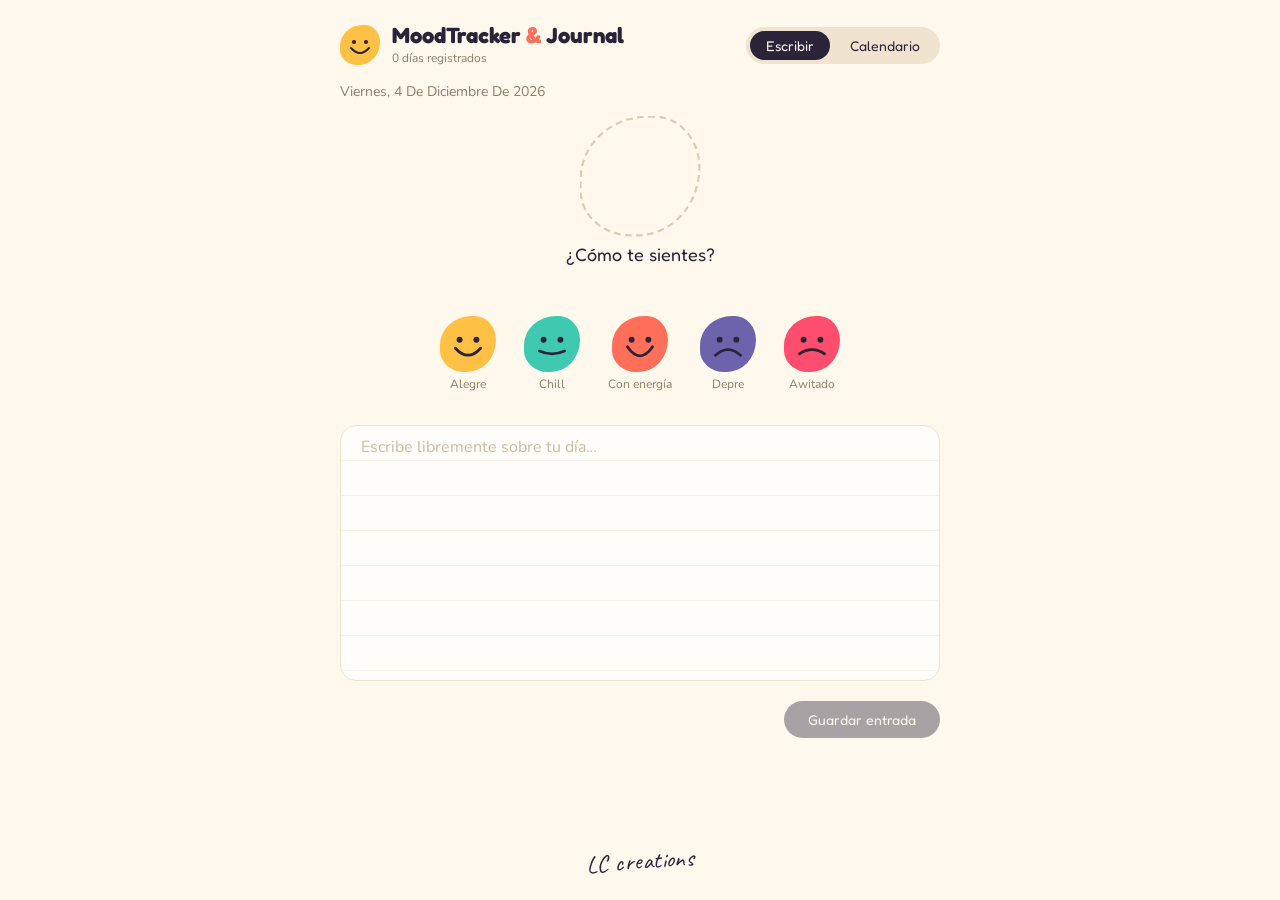
<file: index.html>
<!DOCTYPE html>
<html lang="es">
<head>
<meta charset="UTF-8" />
<meta name="viewport" content="width=device-width, initial-scale=1.0" />
<title>MoodTracker &amp; Journal</title>
<link rel="preconnect" href="https://fonts.googleapis.com" />
<link rel="preconnect" href="https://fonts.gstatic.com" crossorigin />
<link
  href="https://fonts.googleapis.com/css2?family=Fredoka:wght@500;600;700&family=Nunito:wght@400;600;700;800&family=Caveat:wght@600;700&display=swap"
  rel="stylesheet"
/>
<link rel="stylesheet" href="styles.css" />
</head>
<body>
  <div class="app">
    <header class="topnav">
      <div class="brand">
        <div id="brand-blob" class="blob-wrap breathe" style="width:40px;height:40px;"></div>
        <div>
          <h1 class="app-title">MoodTracker <span class="amp">&amp;</span> Journal</h1>
          <p id="entry-count" class="count-label">0 días registrados</p>
        </div>
      </div>
      <nav class="tabs">
        <button class="tab-btn active" data-tab="hoy">Escribir</button>
        <button class="tab-btn" data-tab="calendario">Calendario</button>
      </nav>
    </header>

    <main id="view-root" class="view-root"></main>

    <footer class="footer">
      <span class="signature">LC creations</span>
    </footer>
  </div>

  <script src="script.js"></script>
</body>
</html>
</file>
<file: styles.css>
/* ---------- Tokens de diseño ----------
   paper      #FFF8ED  fondo cálido tipo papel
   paperLine  #F0E4D0  líneas/bordes suaves
   ink        #2B2438  texto principal
   joy        #FFC145  Alegre
   calm       #3EC9B0  Chill
   energy     #FF6F59  Con energía
   moody      #6C63AC  Depre
   rose       #FF4D6D  Awitado
   Tipografía: Fredoka (display) + Nunito (texto) + Caveat (firma)
---------------------------------------- */

:root {
  --paper: #FFF8ED;
  --paper-line: #F0E4D0;
  --ink: #2B2438;
  --muted: #8a7f68;
  --dashed: #C9BCA0;
  --joy: #FFC145;
  --calm: #3EC9B0;
  --energy: #FF6F59;
  --moody: #6C63AC;
  --rose: #FF4D6D;
}

* { box-sizing: border-box; }

body {
  margin: 0;
  background: var(--paper);
  color: var(--ink);
  font-family: 'Nunito', sans-serif;
}

.app {
  max-width: 640px;
  margin: 0 auto;
  min-height: 100vh;
  display: flex;
  flex-direction: column;
}

/* ---------- Header ---------- */
.topnav {
  display: flex;
  align-items: center;
  justify-content: space-between;
  padding: 24px 20px 16px;
  gap: 12px;
  flex-wrap: wrap;
}

.brand { display: flex; align-items: center; gap: 12px; }

.app-title {
  font-family: 'Fredoka', sans-serif;
  font-size: 22px;
  margin: 0;
  line-height: 1;
}

.app-title .amp { color: var(--energy); }

.count-label {
  font-size: 12px;
  color: var(--muted);
  margin: 4px 0 0;
}

.tabs {
  display: flex;
  gap: 4px;
  padding: 4px;
  border-radius: 999px;
  background: var(--paper-line);
}

.tab-btn {
  font-family: 'Fredoka', sans-serif;
  font-size: 14px;
  padding: 6px 16px;
  border-radius: 999px;
  border: none;
  background: transparent;
  color: var(--ink);
  cursor: pointer;
  transition: background 0.2s, color 0.2s;
}

.tab-btn.active {
  background: var(--ink);
  color: var(--paper);
}

/* ---------- Contenido ---------- */
.view-root { flex: 1; padding: 0 20px 24px; }

.loading {
  text-align: center;
  color: var(--muted);
  padding: 64px 0;
}

/* ---------- Blobs ---------- */
.blob-wrap {
  position: relative;
  display: inline-flex;
  align-items: center;
  justify-content: center;
  transition: transform 0.3s;
}

.blob-wrap.selected { transform: scale(1.1); }

.blob-shape {
  position: absolute;
  inset: 0;
  border-radius: 60% 40% 55% 45% / 55% 45% 60% 40%;
}

.blob-shape.empty {
  background: transparent;
  border: 2px dashed var(--dashed);
  opacity: 0.7;
}

.blob-face { position: relative; }

@keyframes blobbreathe {
  0%, 100% { transform: scale(1); }
  50% { transform: scale(1.05); }
}

.breathe { animation: blobbreathe 3.2s ease-in-out infinite; }

/* ---------- Vista: Escribir ---------- */
.date-label {
  font-size: 14px;
  color: var(--muted);
  text-transform: capitalize;
  margin: 0 0 4px;
}

.back-today {
  font-family: 'Nunito', sans-serif;
  font-size: 14px;
  background: var(--paper-line);
  color: var(--moody);
  border: none;
  border-radius: 999px;
  padding: 6px 14px;
  margin-bottom: 16px;
  cursor: pointer;
}

.hero {
  display: flex;
  flex-direction: column;
  align-items: center;
  padding: 16px 0;
}

.hero-label {
  font-family: 'Fredoka', sans-serif;
  font-size: 18px;
  margin-top: 12px;
}

.mood-picker {
  display: flex;
  flex-wrap: wrap;
  justify-content: center;
  gap: 16px;
  padding: 16px 0;
}

.mood-option {
  display: flex;
  flex-direction: column;
  align-items: center;
  gap: 4px;
  background: none;
  border: none;
  cursor: pointer;
}

.mood-option span {
  font-family: 'Nunito', sans-serif;
  font-size: 12px;
  color: var(--muted);
}

.mood-option.selected span {
  font-weight: 700;
}

.journal-box {
  margin-top: 16px;
  border-radius: 16px;
  padding: 4px;
  border: 1px solid var(--paper-line);
  background: repeating-linear-gradient(
    180deg,
    #FFFDF9 0px,
    #FFFDF9 34px,
    var(--paper-line) 35px
  );
}

#journal-text {
  width: 100%;
  min-height: 240px;
  background: transparent;
  border: none;
  resize: none;
  outline: none;
  font-family: 'Nunito', sans-serif;
  font-size: 16px;
  line-height: 35px;
  padding: 0 16px;
  color: var(--ink);
}

#journal-text::placeholder { color: var(--dashed); }

.save-row {
  display: flex;
  align-items: center;
  justify-content: space-between;
  margin-top: 20px;
}

.saved-flash {
  font-size: 14px;
  color: transparent;
  transition: color 0.2s;
}

.saved-flash.show { color: var(--calm); }

.save-btn {
  font-family: 'Fredoka', sans-serif;
  font-size: 14px;
  background: var(--ink);
  color: var(--paper);
  border: none;
  border-radius: 999px;
  padding: 10px 24px;
  cursor: pointer;
  transition: opacity 0.2s;
}

.save-btn:disabled { opacity: 0.4; cursor: not-allowed; }

/* ---------- Vista: Calendario ---------- */
.cal-nav {
  display: flex;
  align-items: center;
  justify-content: space-between;
  margin-bottom: 16px;
}

.cal-arrow {
  width: 32px;
  height: 32px;
  border-radius: 999px;
  border: none;
  background: var(--paper-line);
  color: var(--ink);
  font-family: 'Fredoka', sans-serif;
  font-size: 16px;
  cursor: pointer;
}

.cal-month {
  font-family: 'Fredoka', sans-serif;
  font-size: 18px;
  text-transform: capitalize;
}

.cal-grid {
  display: grid;
  grid-template-columns: repeat(7, 1fr);
  row-gap: 8px;
  text-align: center;
}

.cal-dow {
  font-size: 12px;
  color: var(--muted);
}

.cal-day {
  display: flex;
  flex-direction: column;
  align-items: center;
  gap: 4px;
  background: none;
  border: none;
  cursor: pointer;
  padding: 4px 0;
}

.cal-day-num {
  font-size: 11px;
}

.cal-day-num.today { color: var(--energy); font-weight: 800; }

.cal-blob-wrap { position: relative; width: 34px; height: 34px; }

.cal-ring {
  position: absolute;
  inset: -4px;
  border-radius: 50%;
  border: 2px solid var(--ink);
  pointer-events: none;
}

.cal-hint {
  font-size: 12px;
  color: var(--muted);
  text-align: center;
  margin-top: 24px;
}

/* ---------- Footer ---------- */
.footer {
  width: 100%;
  text-align: center;
  padding: 24px 0;
}

.signature {
  font-family: 'Caveat', cursive;
  font-size: 24px;
  color: var(--ink);
  display: inline-block;
  transform: rotate(-4deg);
  letter-spacing: 0.5px;
}
</file>
